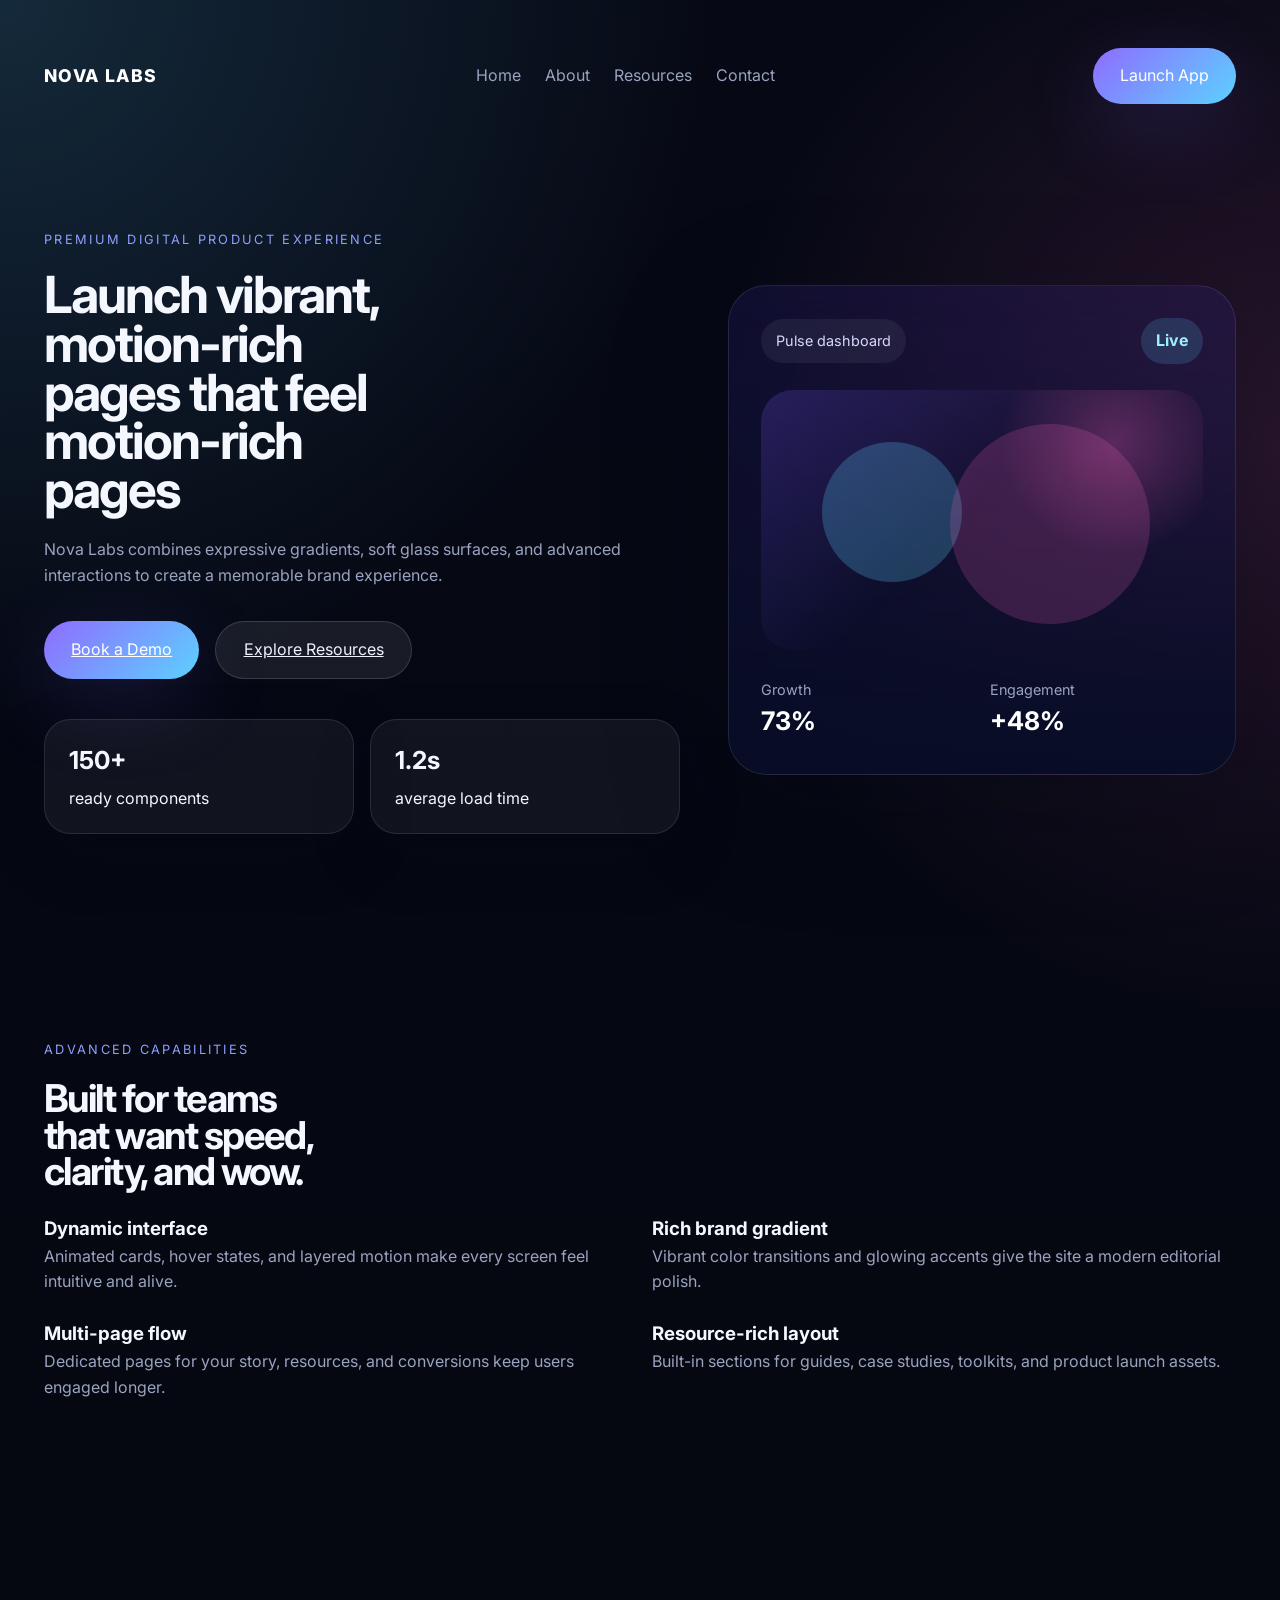
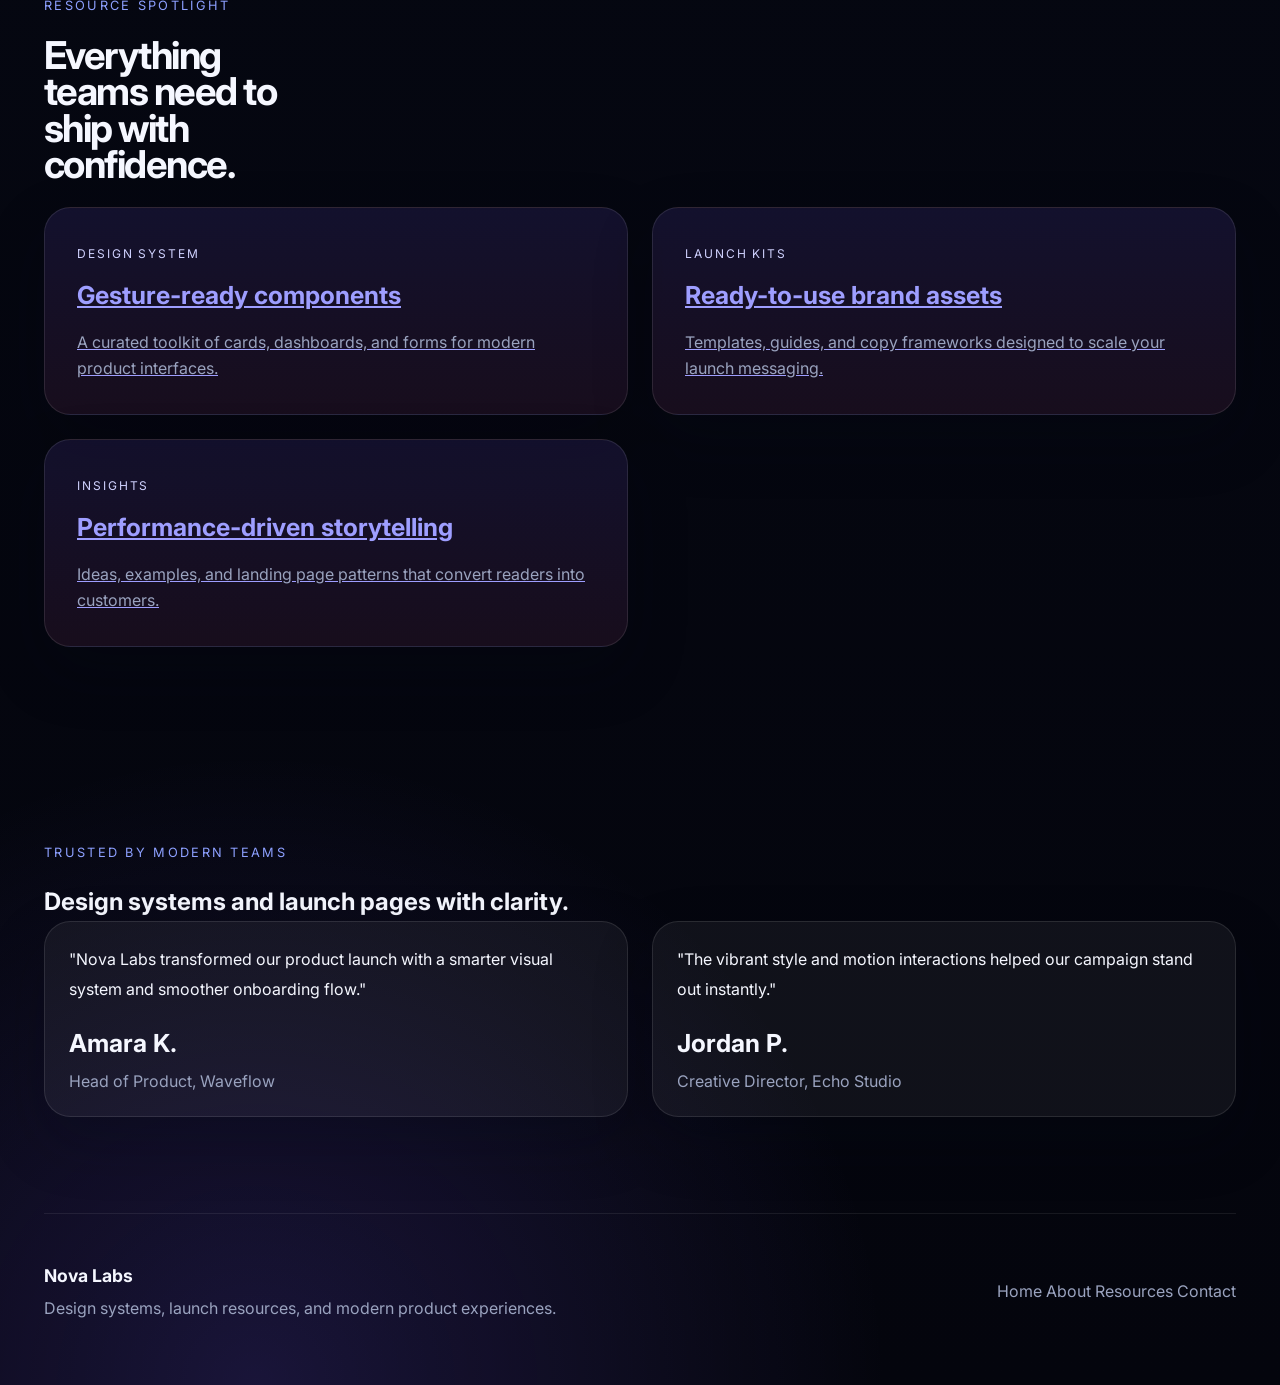
<file: index.html>
<!DOCTYPE html>
<html lang="en">
<head>
    <meta charset="UTF-8">
    <meta name="viewport" content="width=device-width, initial-scale=1.0">
    <title>Nova Labs • Modern Digital Product Experience</title>
    <meta name="description" content="A vibrant multi-page product experience with advanced design, resource sections, and motion-led interactions.">
    <link rel="stylesheet" href="styles.css">
</head>
<body>
    <div class="page-shell">
        <header class="topbar">
            <a class="brand" href="index.html">Nova Labs</a>
            <nav class="nav-links">
                <a href="index.html">Home</a>
                <a href="about.html">About</a>
                <a href="resources.html">Resources</a>
                <a href="contact.html">Contact</a>
            </nav>
            <button class="topbar-cta" id="topbarCta">Launch App</button>
        </header>

        <main>
            <section class="hero section" id="hero">
                <div class="hero-copy reveal">
                    <span class="eyebrow">Premium digital product experience</span>
                    <h1>Launch vibrant, motion-rich pages that feel high-end and effortless.</h1>
                    <p>Nova Labs combines expressive gradients, soft glass surfaces, and advanced interactions to create a memorable brand experience.</p>

                    <div class="hero-actions">
                        <a class="button button-primary" href="contact.html">Book a Demo</a>
                        <a class="button button-secondary" href="resources.html">Explore Resources</a>
                    </div>

                    <div class="hero-badges">
                        <div>
                            <strong>150+</strong>
                            <span>ready components</span>
                        </div>
                        <div>
                            <strong>1.2s</strong>
                            <span>average load time</span>
                        </div>
                    </div>
                </div>

                <div class="hero-visual reveal">
                    <div class="hero-screen">
                        <div class="hero-screen-top">
                            <span class="hero-pill">Pulse dashboard</span>
                            <div class="hero-chip">Live</div>
                        </div>
                        <div class="hero-hero-graph"></div>
                        <div class="hero-stat-grid">
                            <div>
                                <span>Growth</span>
                                <strong>73%</strong>
                            </div>
                            <div>
                                <span>Engagement</span>
                                <strong>+48%</strong>
                            </div>
                        </div>
                    </div>
                </div>
            </section>

            <section class="feature-snapshot section" id="features">
                <div class="section-intro reveal">
                    <span class="eyebrow">Advanced capabilities</span>
                    <h2>Built for teams that want speed, clarity, and wow.</h2>
                </div>

                <div class="feature-grid">
                    <article class="feature-card reveal">
                        <h3>Dynamic interface</h3>
                        <p>Animated cards, hover states, and layered motion make every screen feel intuitive and alive.</p>
                    </article>
                    <article class="feature-card reveal">
                        <h3>Rich brand gradient</h3>
                        <p>Vibrant color transitions and glowing accents give the site a modern editorial polish.</p>
                    </article>
                    <article class="feature-card reveal">
                        <h3>Multi-page flow</h3>
                        <p>Dedicated pages for your story, resources, and conversions keep users engaged longer.</p>
                    </article>
                    <article class="feature-card reveal">
                        <h3>Resource-rich layout</h3>
                        <p>Built-in sections for guides, case studies, toolkits, and product launch assets.</p>
                    </article>
                </div>
            </section>

            <section class="resource-preview section" id="preview">
                <div class="section-intro reveal">
                    <span class="eyebrow">Resource spotlight</span>
                    <h2>Everything teams need to ship with confidence.</h2>
                </div>

                <div class="resource-grid">
                    <a class="resource-card reveal" href="resources.html">
                        <span>Design system</span>
                        <h3>Gesture-ready components</h3>
                        <p>A curated toolkit of cards, dashboards, and forms for modern product interfaces.</p>
                    </a>
                    <a class="resource-card reveal" href="resources.html">
                        <span>Launch kits</span>
                        <h3>Ready-to-use brand assets</h3>
                        <p>Templates, guides, and copy frameworks designed to scale your launch messaging.</p>
                    </a>
                    <a class="resource-card reveal" href="resources.html">
                        <span>Insights</span>
                        <h3>Performance-driven storytelling</h3>
                        <p>Ideas, examples, and landing page patterns that convert readers into customers.</p>
                    </a>
                </div>
            </section>

            <section class="testimonials section">
                <div class="testimonials-shell reveal">
                    <span class="eyebrow">Trusted by modern teams</span>
                    <h2>Design systems and launch pages with clarity.</h2>
                    <div class="testimonial-cards">
                        <div class="testimonial-card reveal">
                            <p>"Nova Labs transformed our product launch with a smarter visual system and smoother onboarding flow."</p>
                            <strong>Amara K.</strong>
                            <span>Head of Product, Waveflow</span>
                        </div>
                        <div class="testimonial-card reveal">
                            <p>"The vibrant style and motion interactions helped our campaign stand out instantly."</p>
                            <strong>Jordan P.</strong>
                            <span>Creative Director, Echo Studio</span>
                        </div>
                    </div>
                </div>
            </section>
        </main>

        <footer class="footer reveal">
            <div>
                <strong>Nova Labs</strong>
                <span>Design systems, launch resources, and modern product experiences.</span>
            </div>
            <div class="footer-links">
                <a href="index.html">Home</a>
                <a href="about.html">About</a>
                <a href="resources.html">Resources</a>
                <a href="contact.html">Contact</a>
            </div>
        </footer>
    </div>

    <div class="background-glow"></div>
    <div class="background-grid"></div>

    <script src="script.js"></script>
</body>
</html>
</file>
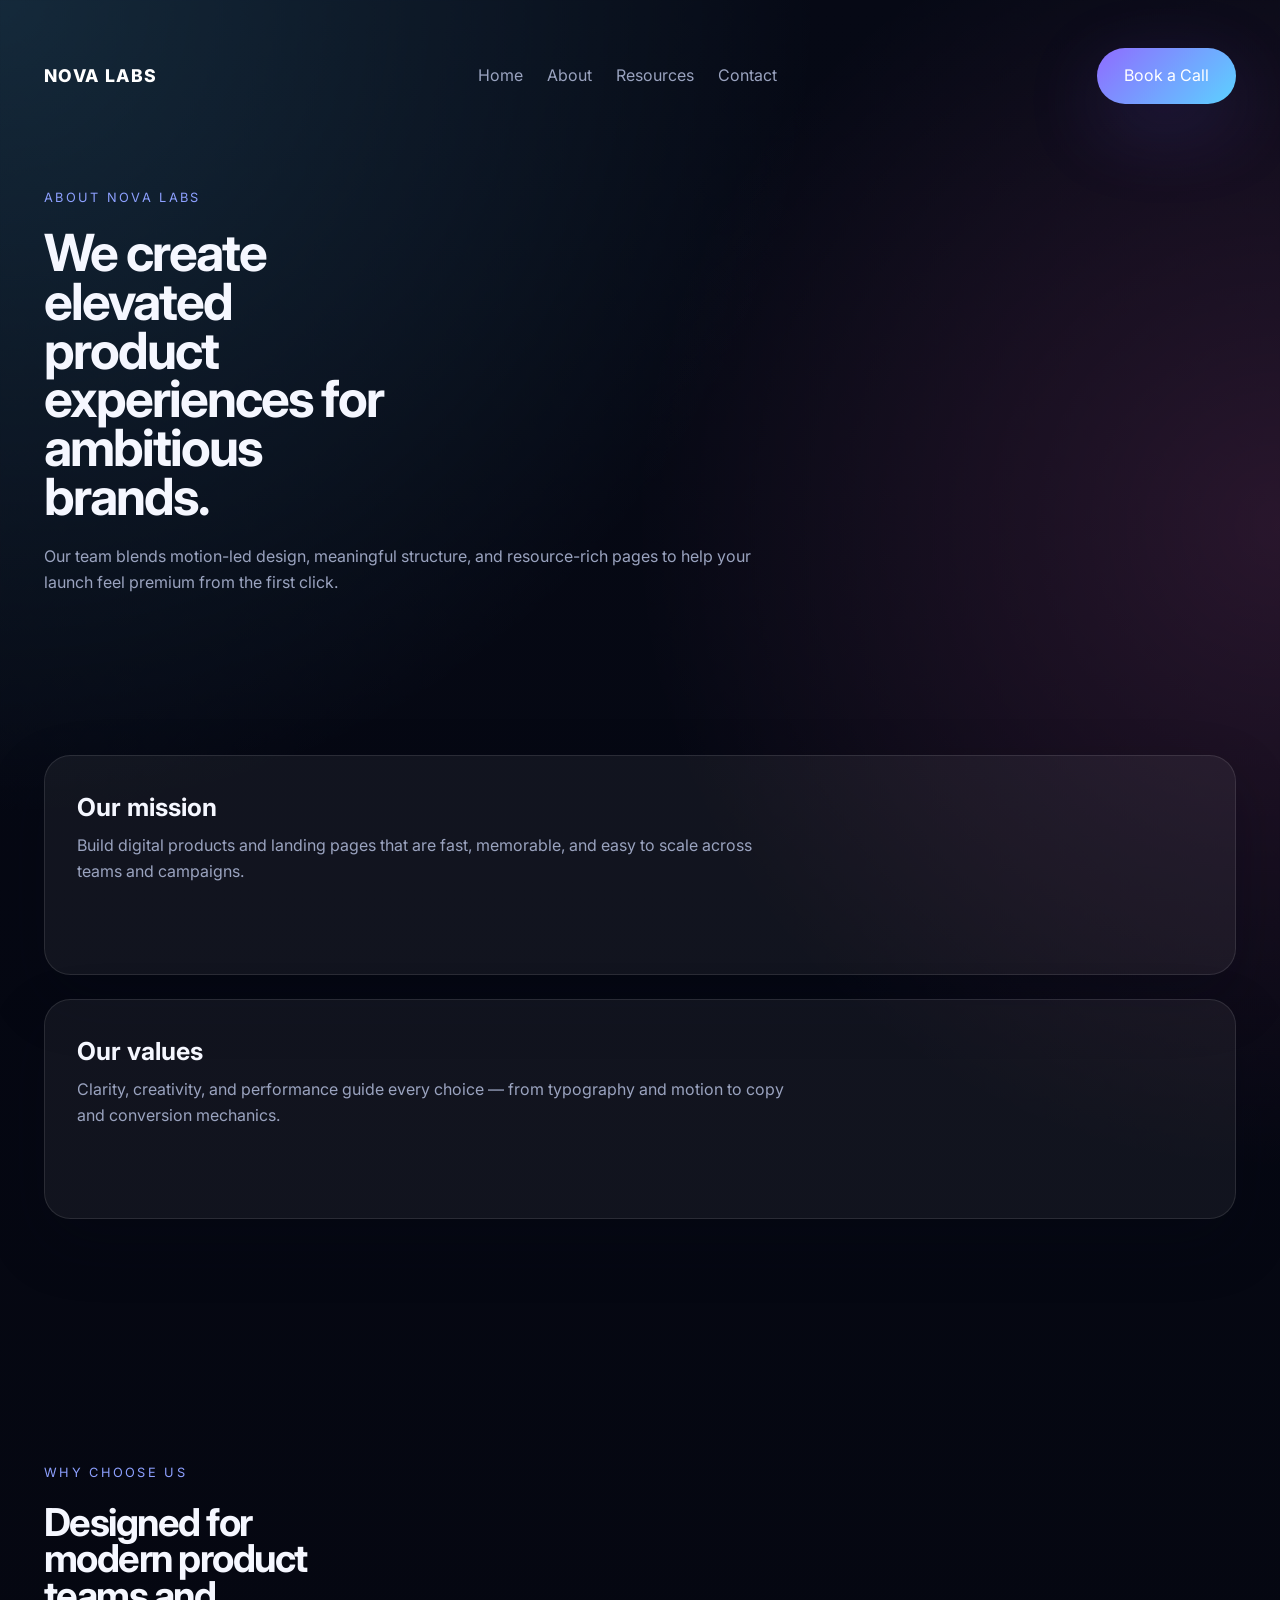
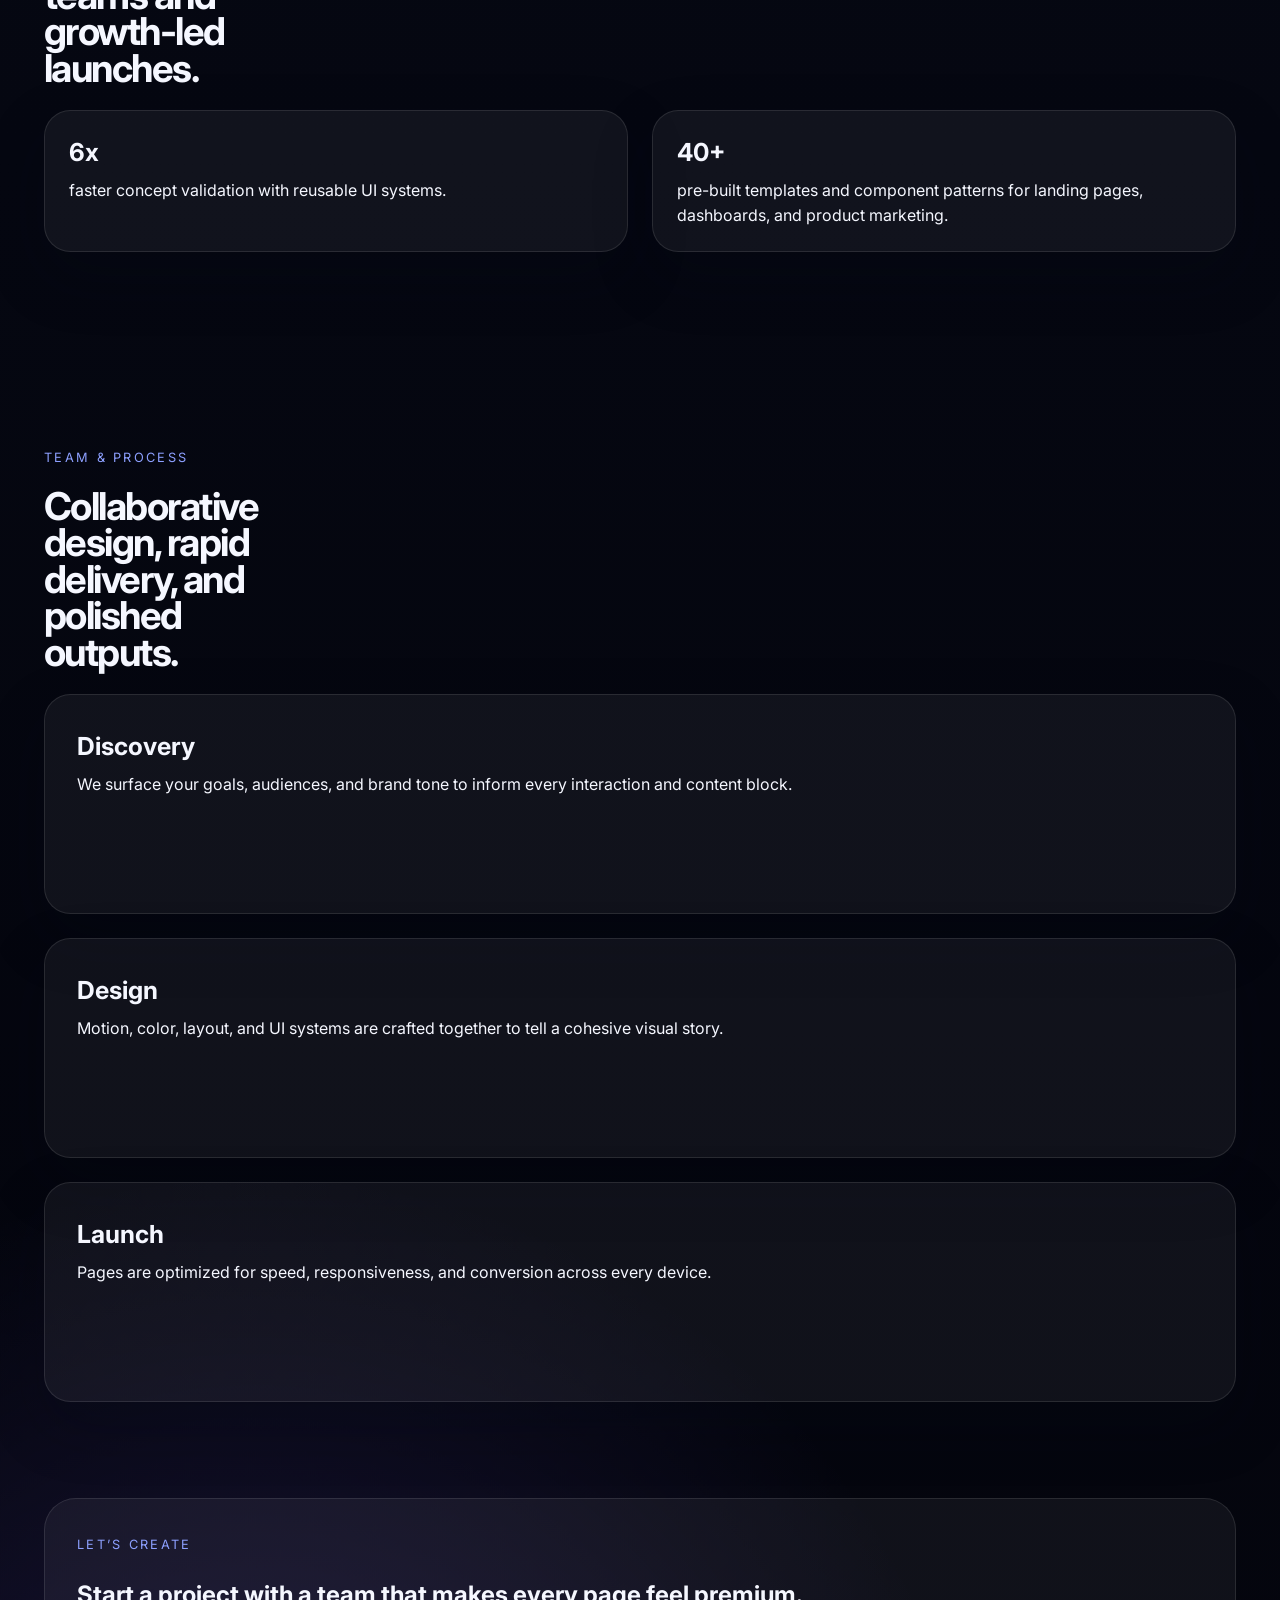
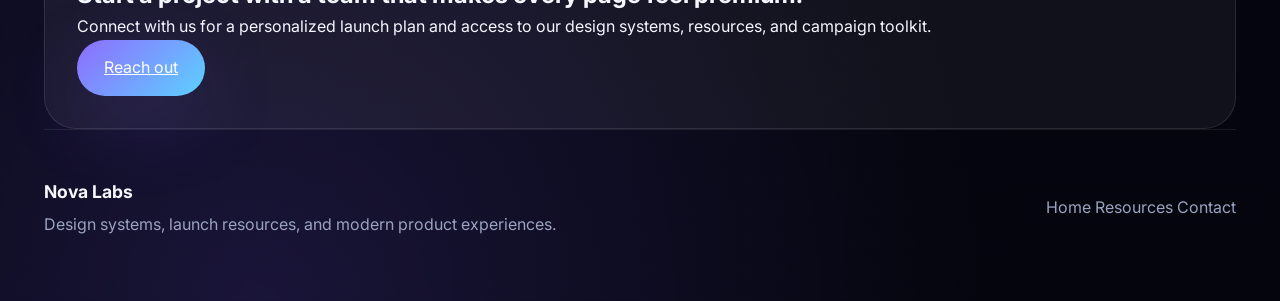
<file: about.html>
<!DOCTYPE html>
<html lang="en">
<head>
    <meta charset="UTF-8">
    <meta name="viewport" content="width=device-width, initial-scale=1.0">
    <title>About • Nova Labs</title>
    <meta name="description" content="About Nova Labs — our mission, team, and product design values for modern digital experiences.">
    <link rel="stylesheet" href="styles.css">
</head>
<body>
    <div class="page-shell">
        <header class="topbar">
            <a class="brand" href="index.html">Nova Labs</a>
            <nav class="nav-links">
                <a href="index.html">Home</a>
                <a href="about.html">About</a>
                <a href="resources.html">Resources</a>
                <a href="contact.html">Contact</a>
            </nav>
            <button class="topbar-cta" id="topbarCta">Book a Call</button>
        </header>

        <main>
            <section class="page-hero section page-hero reveal">
                <div>
                    <span class="eyebrow">About Nova Labs</span>
                    <h2>We create elevated product experiences for ambitious brands.</h2>
                    <p>Our team blends motion-led design, meaningful structure, and resource-rich pages to help your launch feel premium from the first click.</p>
                </div>
            </section>

            <section class="page-copy section reveal">
                <div class="page-grid">
                    <article class="page-card">
                        <strong>Our mission</strong>
                        <p>Build digital products and landing pages that are fast, memorable, and easy to scale across teams and campaigns.</p>
                    </article>
                    <article class="page-card">
                        <strong>Our values</strong>
                        <p>Clarity, creativity, and performance guide every choice — from typography and motion to copy and conversion mechanics.</p>
                    </article>
                </div>
            </section>

            <section class="section reveal">
                <div class="section-intro">
                    <span class="eyebrow">Why choose us</span>
                    <h2>Designed for modern product teams and growth-led launches.</h2>
                </div>

                <div class="quick-stats">
                    <div class="stat-card reveal">
                        <strong>6x</strong>
                        <p>faster concept validation with reusable UI systems.</p>
                    </div>
                    <div class="stat-card reveal">
                        <strong>40+</strong>
                        <p>pre-built templates and component patterns for landing pages, dashboards, and product marketing.</p>
                    </div>
                </div>
            </section>

            <section class="section reveal">
                <div class="section-intro">
                    <span class="eyebrow">Team & process</span>
                    <h2>Collaborative design, rapid delivery, and polished outputs.</h2>
                </div>

                <div class="page-grid">
                    <article class="page-card">
                        <strong>Discovery</strong>
                        <p>We surface your goals, audiences, and brand tone to inform every interaction and content block.</p>
                    </article>
                    <article class="page-card">
                        <strong>Design</strong>
                        <p>Motion, color, layout, and UI systems are crafted together to tell a cohesive visual story.</p>
                    </article>
                    <article class="page-card">
                        <strong>Launch</strong>
                        <p>Pages are optimized for speed, responsiveness, and conversion across every device.</p>
                    </article>
                </div>
            </section>

            <section class="section page-footer-cta reveal">
                <div>
                    <span class="eyebrow">Let’s create</span>
                    <h2>Start a project with a team that makes every page feel premium.</h2>
                    <p>Connect with us for a personalized launch plan and access to our design systems, resources, and campaign toolkit.</p>
                </div>
                <a class="button button-primary" href="contact.html">Reach out</a>
            </section>
        </main>

        <footer class="footer reveal">
            <div>
                <strong>Nova Labs</strong>
                <span>Design systems, launch resources, and modern product experiences.</span>
            </div>
            <div class="footer-links">
                <a href="index.html">Home</a>
                <a href="resources.html">Resources</a>
                <a href="contact.html">Contact</a>
            </div>
        </footer>
    </div>

    <div class="background-glow"></div>
    <div class="background-grid"></div>

    <script src="script.js"></script>
</body>
</html>
</file>
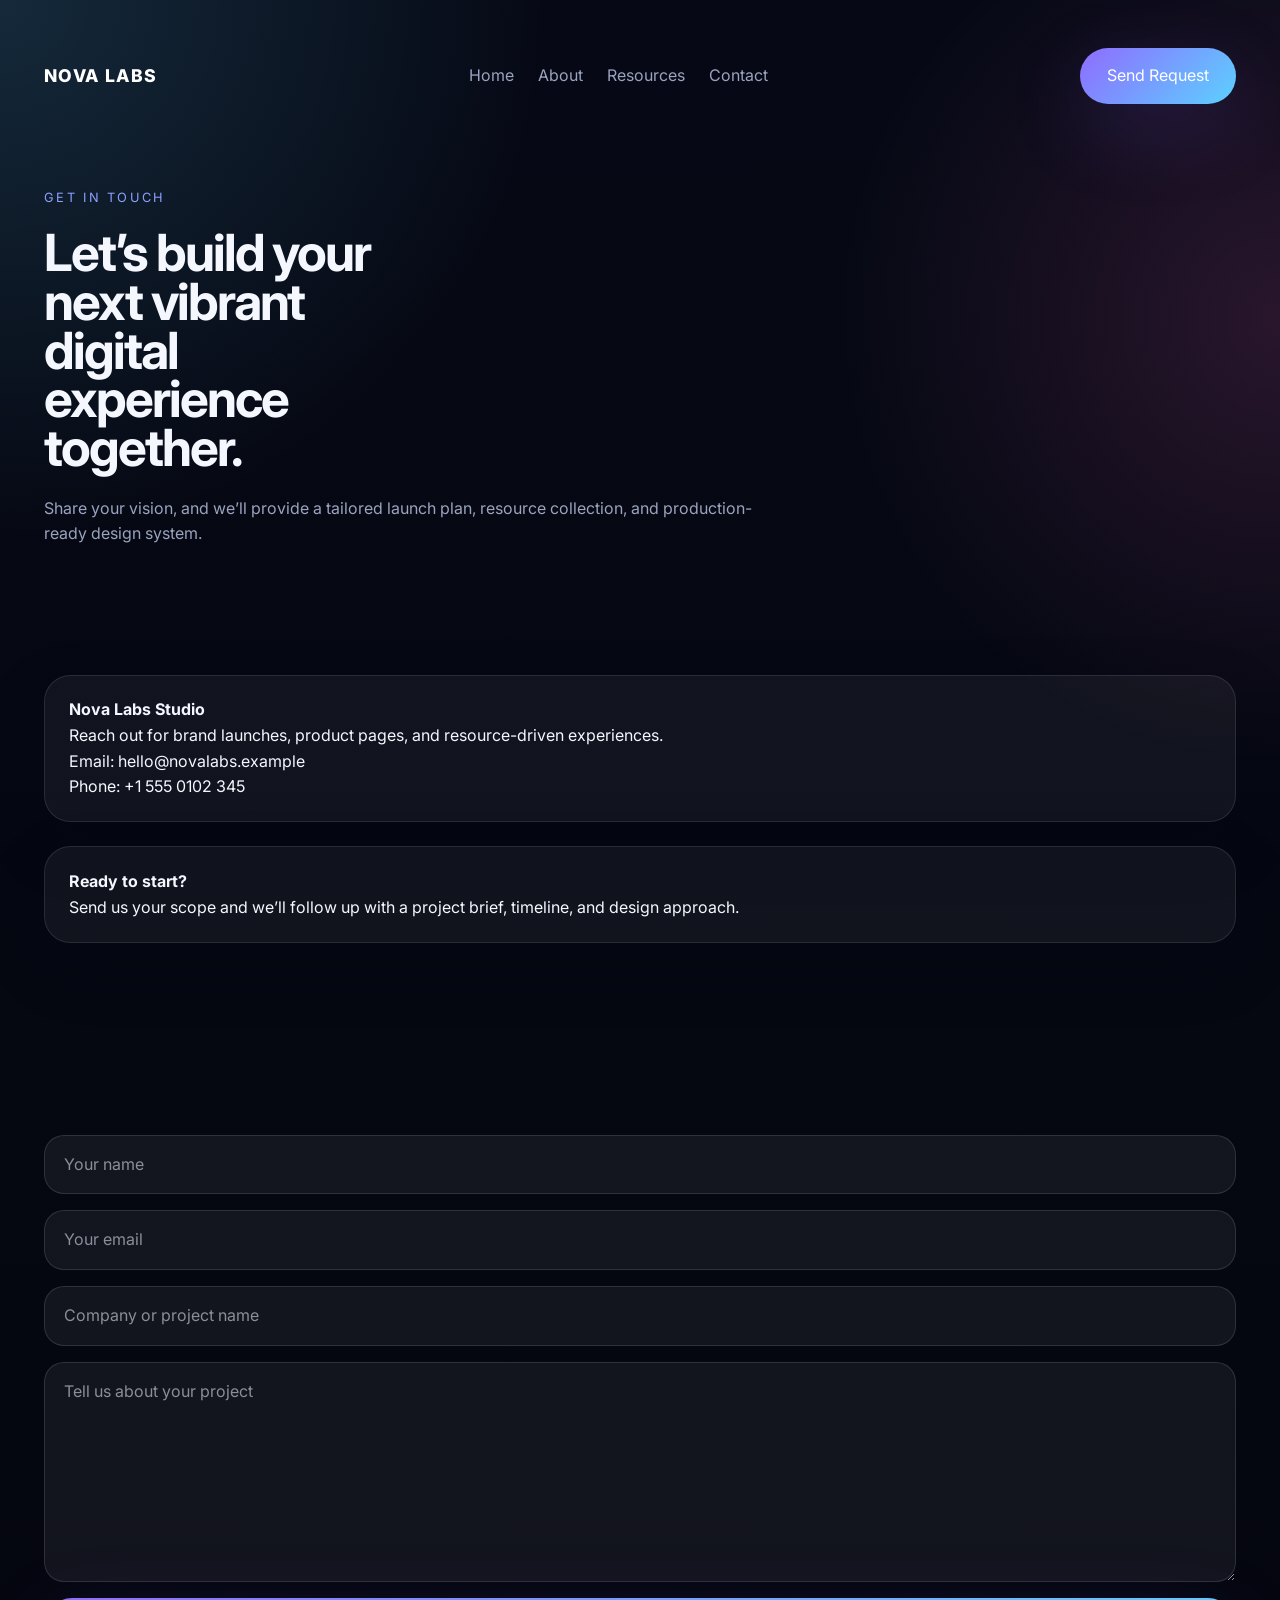
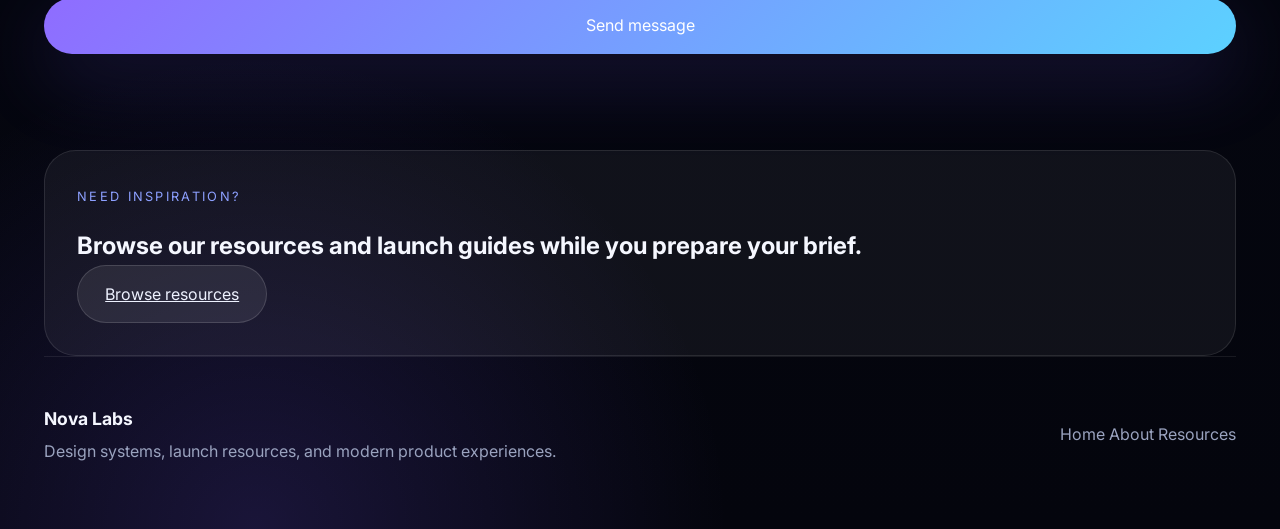
<file: contact.html>
<!DOCTYPE html>
<html lang="en">
<head>
    <meta charset="UTF-8">
    <meta name="viewport" content="width=device-width, initial-scale=1.0">
    <title>Contact • Nova Labs</title>
    <meta name="description" content="Contact Nova Labs for premium design systems, launch resources, and motion-led product pages.">
    <link rel="stylesheet" href="styles.css">
</head>
<body>
    <div class="page-shell">
        <header class="topbar">
            <a class="brand" href="index.html">Nova Labs</a>
            <nav class="nav-links">
                <a href="index.html">Home</a>
                <a href="about.html">About</a>
                <a href="resources.html">Resources</a>
                <a href="contact.html">Contact</a>
            </nav>
            <button class="topbar-cta" id="topbarCta">Send Request</button>
        </header>

        <main>
            <section class="page-hero section reveal">
                <div>
                    <span class="eyebrow">Get in touch</span>
                    <h2>Let’s build your next vibrant digital experience together.</h2>
                    <p>Share your vision, and we’ll provide a tailored launch plan, resource collection, and production-ready design system.</p>
                </div>
            </section>

            <section class="section reveal">
                <div class="page-grid">
                    <article class="contact-card reveal">
                        <strong>Nova Labs Studio</strong>
                        <p>Reach out for brand launches, product pages, and resource-driven experiences.</p>
                        <p>Email: hello@novalabs.example</p>
                        <p>Phone: +1 555 0102 345</p>
                    </article>
                    <article class="contact-card reveal">
                        <strong>Ready to start?</strong>
                        <p>Send us your scope and we’ll follow up with a project brief, timeline, and design approach.</p>
                    </article>
                </div>
            </section>

            <section class="section reveal">
                <form class="contact-form" id="contactForm">
                    <input type="text" name="name" placeholder="Your name" required>
                    <input type="email" name="email" placeholder="Your email" required>
                    <input type="text" name="company" placeholder="Company or project name">
                    <textarea name="message" placeholder="Tell us about your project" required></textarea>
                    <button type="submit" class="button button-primary">Send message</button>
                </form>
            </section>

            <section class="section page-footer-cta reveal">
                <div>
                    <span class="eyebrow">Need inspiration?</span>
                    <h2>Browse our resources and launch guides while you prepare your brief.</h2>
                </div>
                <a class="button button-secondary" href="resources.html">Browse resources</a>
            </section>
        </main>

        <footer class="footer reveal">
            <div>
                <strong>Nova Labs</strong>
                <span>Design systems, launch resources, and modern product experiences.</span>
            </div>
            <div class="footer-links">
                <a href="index.html">Home</a>
                <a href="about.html">About</a>
                <a href="resources.html">Resources</a>
            </div>
        </footer>
    </div>

    <div class="background-glow"></div>
    <div class="background-grid"></div>

    <script src="script.js"></script>
</body>
</html>
</file>
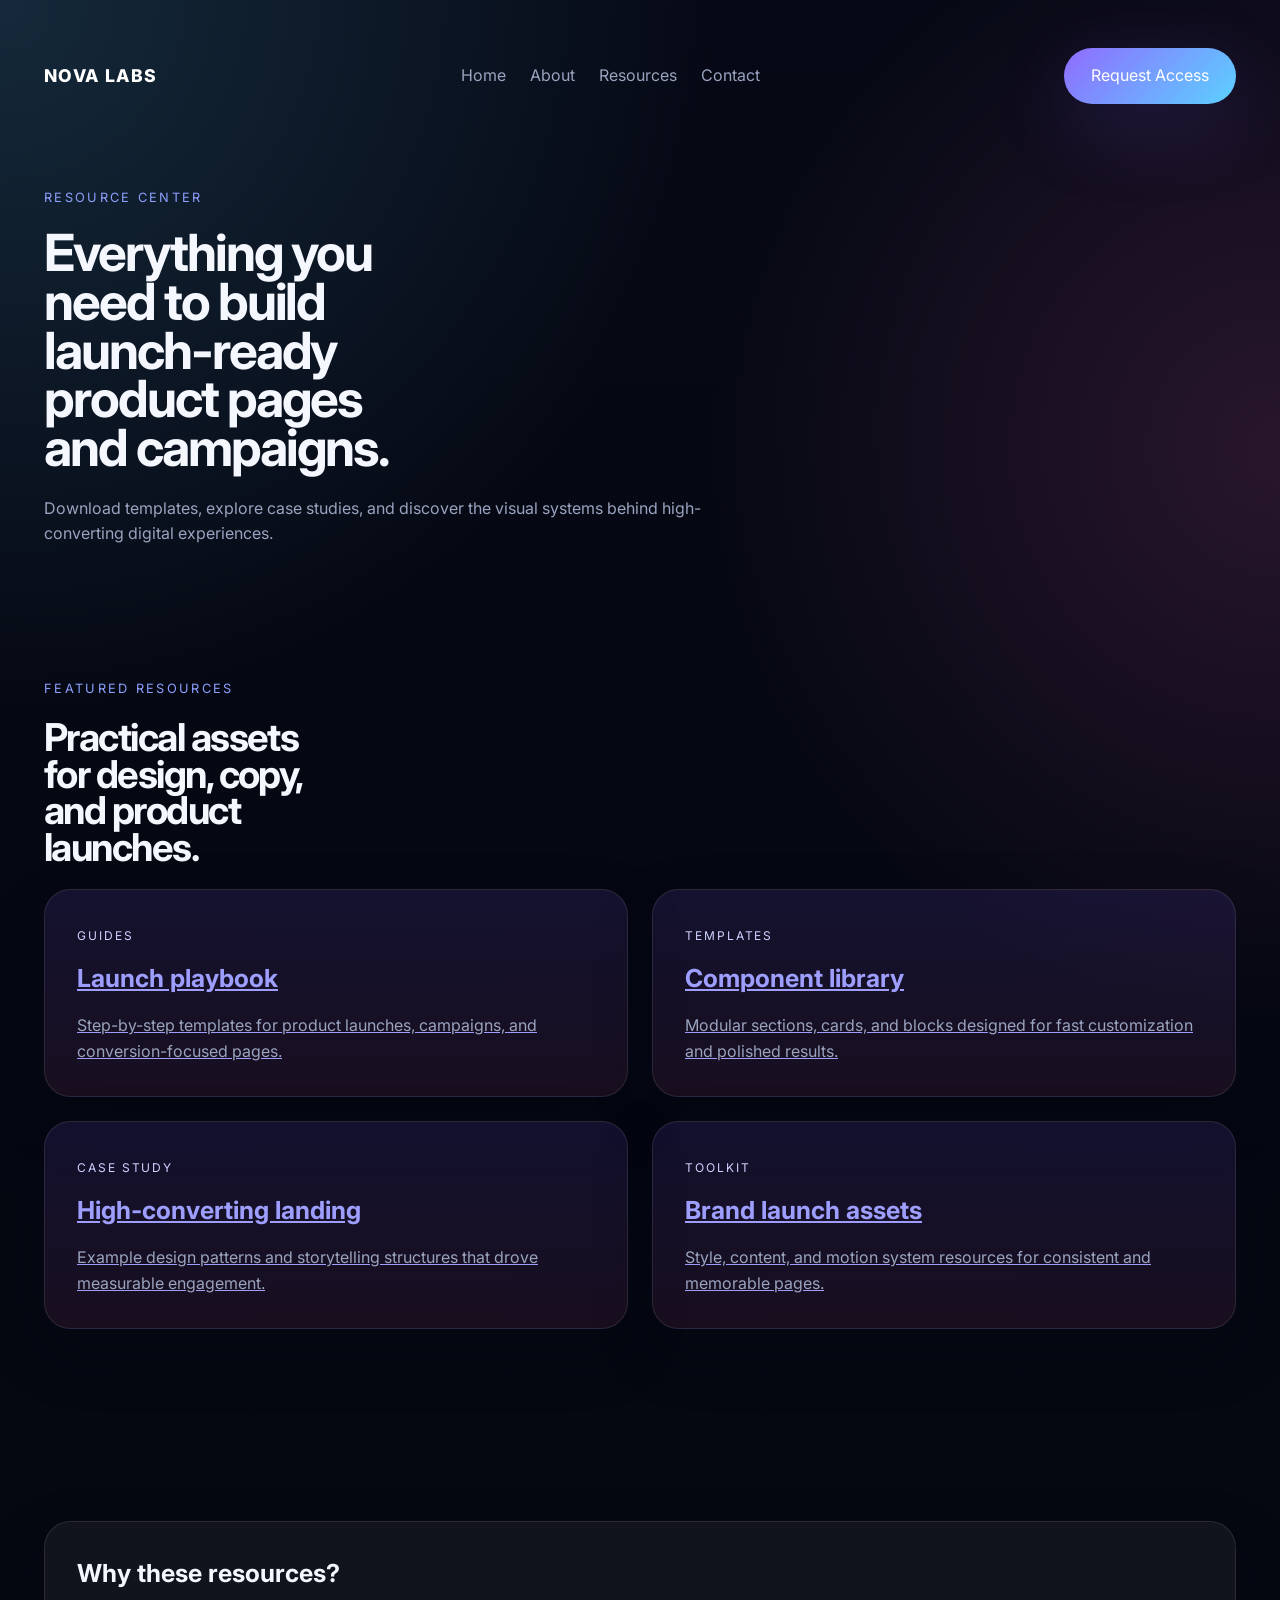
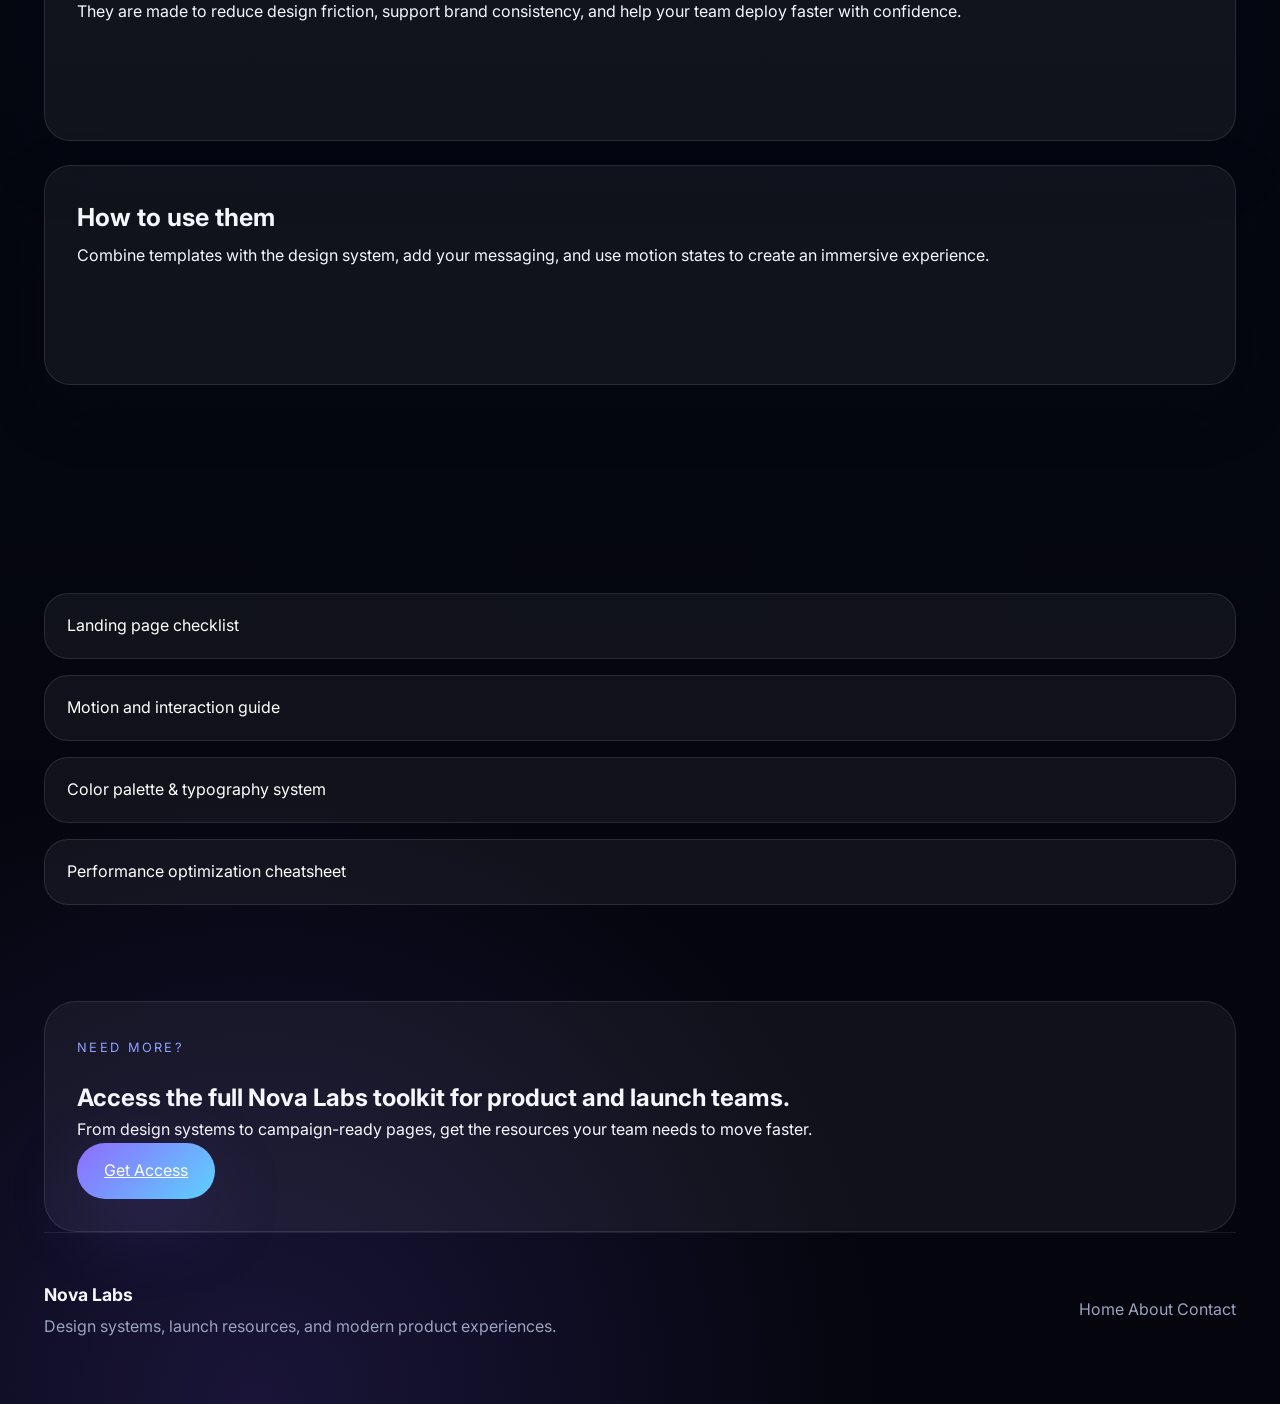
<file: resources.html>
<!DOCTYPE html>
<html lang="en">
<head>
    <meta charset="UTF-8">
    <meta name="viewport" content="width=device-width, initial-scale=1.0">
    <title>Resources • Nova Labs</title>
    <meta name="description" content="Explore Nova Labs resources, templates, case studies, and launch guides for modern digital products.">
    <link rel="stylesheet" href="styles.css">
</head>
<body>
    <div class="page-shell">
        <header class="topbar">
            <a class="brand" href="index.html">Nova Labs</a>
            <nav class="nav-links">
                <a href="index.html">Home</a>
                <a href="about.html">About</a>
                <a href="resources.html">Resources</a>
                <a href="contact.html">Contact</a>
            </nav>
            <button class="topbar-cta" id="topbarCta">Request Access</button>
        </header>

        <main>
            <section class="page-hero section reveal">
                <div>
                    <span class="eyebrow">Resource center</span>
                    <h2>Everything you need to build launch-ready product pages and campaigns.</h2>
                    <p>Download templates, explore case studies, and discover the visual systems behind high-converting digital experiences.</p>
                </div>
            </section>

            <section class="section reveal">
                <div class="section-intro">
                    <span class="eyebrow">Featured resources</span>
                    <h2>Practical assets for design, copy, and product launches.</h2>
                </div>

                <div class="resource-grid">
                    <a class="resource-card reveal" href="#">
                        <span>Guides</span>
                        <h3>Launch playbook</h3>
                        <p>Step-by-step templates for product launches, campaigns, and conversion-focused pages.</p>
                    </a>
                    <a class="resource-card reveal" href="#">
                        <span>Templates</span>
                        <h3>Component library</h3>
                        <p>Modular sections, cards, and blocks designed for fast customization and polished results.</p>
                    </a>
                    <a class="resource-card reveal" href="#">
                        <span>Case study</span>
                        <h3>High-converting landing</h3>
                        <p>Example design patterns and storytelling structures that drove measurable engagement.</p>
                    </a>
                    <a class="resource-card reveal" href="#">
                        <span>Toolkit</span>
                        <h3>Brand launch assets</h3>
                        <p>Style, content, and motion system resources for consistent and memorable pages.</p>
                    </a>
                </div>
            </section>

            <section class="section reveal">
                <div class="page-grid">
                    <article class="page-card">
                        <strong>Why these resources?</strong>
                        <p>They are made to reduce design friction, support brand consistency, and help your team deploy faster with confidence.</p>
                    </article>
                    <article class="page-card">
                        <strong>How to use them</strong>
                        <p>Combine templates with the design system, add your messaging, and use motion states to create an immersive experience.</p>
                    </article>
                </div>
            </section>

            <section class="section reveal">
                <div class="page-item-list">
                    <a href="#">Landing page checklist</a>
                    <a href="#">Motion and interaction guide</a>
                    <a href="#">Color palette & typography system</a>
                    <a href="#">Performance optimization cheatsheet</a>
                </div>
            </section>

            <section class="section page-footer-cta reveal">
                <div>
                    <span class="eyebrow">Need more?</span>
                    <h2>Access the full Nova Labs toolkit for product and launch teams.</h2>
                    <p>From design systems to campaign-ready pages, get the resources your team needs to move faster.</p>
                </div>
                <a class="button button-primary" href="contact.html">Get Access</a>
            </section>
        </main>

        <footer class="footer reveal">
            <div>
                <strong>Nova Labs</strong>
                <span>Design systems, launch resources, and modern product experiences.</span>
            </div>
            <div class="footer-links">
                <a href="index.html">Home</a>
                <a href="about.html">About</a>
                <a href="contact.html">Contact</a>
            </div>
        </footer>
    </div>

    <div class="background-glow"></div>
    <div class="background-grid"></div>

    <script src="script.js"></script>
</body>
</html>
</file>
<file: styles.css>
@import url("https://fonts.googleapis.com/css2?family=Inter:wght@400;500;600;700;800&display=swap");

:root {
    color-scheme: dark;
    font-family: "Inter", system-ui, sans-serif;
    font-size: 16px;
    line-height: 1.6;
    color: #eef2ff;
    background: #050713;
    --text: #f5f7ff;
    --surface: rgba(19, 24, 51, 0.94);
    --surface-soft: rgba(19, 24, 51, 0.78);
    --border: rgba(255, 255, 255, 0.1);
    --accent: #8f6cff;
    --accent-strong: #5cd1ff;
    --accent-extra: #ff67c2;
    --text-muted: #9aa3bf;
    --shadow: 0 35px 120px rgba(2, 6, 18, 0.25);
}

* {
    margin: 0;
    padding: 0;
    box-sizing: border-box;
}

html {
    scroll-behavior: smooth;
}

body {
    min-height: 100vh;
    background: radial-gradient(circle at top left, rgba(96, 210, 255, 0.16), transparent 22%),
        radial-gradient(circle at 100% 15%, rgba(255, 103, 194, 0.14), transparent 20%),
        radial-gradient(circle at 20% 100%, rgba(124, 92, 255, 0.18), transparent 20%),
        linear-gradient(180deg, #060915 0%, #04050d 100%);
    color: var(--text);
    overflow-x: hidden;
}

button,
a.button,
input,
textarea {
    font: inherit;
}

.page-shell {
    position: relative;
    max-width: 1240px;
    margin: 0 auto;
    padding: 2rem 1.5rem 4rem;
}

.topbar {
    display: flex;
    align-items: center;
    justify-content: space-between;
    gap: 1rem;
    padding: 1rem 0;
}

.brand {
    font-size: 1.1rem;
    font-weight: 800;
    letter-spacing: 0.08em;
    text-transform: uppercase;
    color: #fff;
    text-decoration: none;
}

.nav-links {
    display: flex;
    gap: 1.5rem;
    flex-wrap: wrap;
}

.nav-links a,
.footer-links a {
    color: var(--text-muted);
    text-decoration: none;
    transition: color 0.25s ease;
}

.nav-links a:hover,
.footer-links a:hover {
    color: #fff;
}

.topbar-cta,
.button {
    border: none;
    border-radius: 999px;
    cursor: pointer;
    display: inline-flex;
    align-items: center;
    justify-content: center;
    gap: 0.5rem;
    transition: transform 0.25s ease, box-shadow 0.25s ease, background 0.25s ease;
}

.topbar-cta,
.button-primary {
    padding: 0.95rem 1.7rem;
    background: linear-gradient(135deg, var(--accent), var(--accent-strong));
    color: #fff;
    box-shadow: 0 24px 80px rgba(124, 92, 255, 0.18);
}

.topbar-cta:hover,
.button-primary:hover {
    transform: translateY(-2px);
}

.button-secondary {
    padding: 0.95rem 1.7rem;
    color: #eef2ff;
    background: rgba(255, 255, 255, 0.08);
    border: 1px solid rgba(255, 255, 255, 0.14);
}

.section {
    position: relative;
    padding: 6rem 0;
}

.hero {
    display: grid;
    grid-template-columns: 1.25fr 1fr;
    align-items: center;
    gap: 3rem;
    min-height: calc(100vh - 5rem);
}

.eyebrow {
    display: inline-flex;
    align-items: center;
    gap: 0.65rem;
    color: #8da0ff;
    text-transform: uppercase;
    letter-spacing: 0.18em;
    font-size: 0.8rem;
    margin-bottom: 1.25rem;
}

.hero h1,
.section-intro h2,
.showcase-panel h2,
.newsletter-panel h2,
.page-hero h2 {
    font-size: clamp(2.8rem, 4vw, 4.5rem);
    line-height: 0.95;
    letter-spacing: -0.04em;
    margin-bottom: 1.5rem;
    max-width: 11ch;
}

.hero p,
.page-hero p,
.feature-card p,
.showcase-panel p,
.showcase-card p,
.newsletter-panel p,
.footer span,
.page-copy p {
    color: var(--text-muted);
    max-width: 45rem;
}

.hero-actions {
    display: flex;
    flex-wrap: wrap;
    gap: 1rem;
    margin: 2rem 0 2.5rem;
}

.hero-badges,
.quick-metrics {
    display: grid;
    grid-template-columns: repeat(2, minmax(0, 1fr));
    gap: 1rem;
}

.hero-badges div,
.quick-metrics div,
.stat-card,
.page-card,
.resource-card,
.testimonial-card,
.contact-card {
    padding: 1.35rem 1.5rem;
    border-radius: 1.65rem;
    background: rgba(255, 255, 255, 0.05);
    border: 1px solid rgba(255, 255, 255, 0.1);
    box-shadow: 0 24px 60px rgba(3, 8, 20, 0.24);
}

.hero-badges strong,
.page-card strong,
.stat-card strong,
.resource-card h3,
.testimonial-card strong {
    display: block;
    font-size: 1.55rem;
    margin-bottom: 0.32rem;
}

.hero-visual {
    display: grid;
    gap: 1.5rem;
    justify-items: center;
}

.hero-screen {
    width: min(520px, 100%);
    border-radius: 2.4rem;
    padding: 2rem;
    background: linear-gradient(180deg, rgba(59, 39, 171, 0.18), rgba(8, 13, 38, 0.95));
    border: 1px solid rgba(255, 255, 255, 0.1);
    box-shadow: var(--shadow);
    backdrop-filter: blur(18px);
}

.hero-screen-top {
    display: flex;
    align-items: center;
    justify-content: space-between;
    margin-bottom: 1.6rem;
}

.hero-pill {
    display: inline-flex;
    padding: 0.65rem 0.95rem;
    border-radius: 999px;
    background: rgba(255, 255, 255, 0.06);
    color: #d7d9ff;
    font-size: 0.9rem;
}

.hero-chip {
    padding: 0.65rem 0.95rem;
    border-radius: 999px;
    background: rgba(92, 209, 255, 0.16);
    color: #9df0ff;
    font-weight: 700;
}

.hero-hero-graph {
    height: 260px;
    border-radius: 2rem;
    background: radial-gradient(circle at 80% 20%, rgba(255, 103, 194, 0.28), transparent 28%),
        linear-gradient(135deg, rgba(124, 92, 255, 0.22), transparent 48%);
    position: relative;
    overflow: hidden;
}

.hero-hero-graph::before,
.hero-hero-graph::after {
    content: "";
    position: absolute;
    border-radius: 999px;
}

.hero-hero-graph::before {
    width: 140px;
    height: 140px;
    top: 20%;
    left: 14%;
    background: rgba(92, 209, 255, 0.24);
}

.hero-hero-graph::after {
    width: 200px;
    height: 200px;
    bottom: 10%;
    right: 12%;
    background: rgba(255, 103, 194, 0.18);
}

.hero-stat-grid {
    display: grid;
    grid-template-columns: repeat(2, minmax(0, 1fr));
    gap: 1rem;
    margin-top: 1.8rem;
}

.hero-stat-grid div span {
    display: block;
    color: var(--text-muted);
    font-size: 0.9rem;
}

.hero-stat-grid div strong {
    font-size: 1.6rem;
    color: #fff;
}

.section-intro h2 {
    font-size: clamp(2.4rem, 3vw, 3.4rem);
}

.feature-grid,
.resource-grid,
.testimonial-cards,
.quick-stats,
.page-grid {
    display: grid;
    gap: 1.5rem;
}

.feature-grid,
.resource-grid,
.quick-stats {
    grid-template-columns: repeat(2, minmax(0, 1fr));
}

.testimonial-cards {
    grid-template-columns: repeat(2, minmax(0, 1fr));
}

.resource-card,
.page-card,
.testimonial-card,
.contact-card {
    transition: transform 0.25s ease, border-color 0.25s ease, background 0.25s ease;
}

.resource-card:hover,
.page-card:hover,
.testimonial-card:hover,
.contact-card:hover {
    transform: translateY(-6px);
    border-color: rgba(124, 92, 255, 0.24);
    background: rgba(255, 255, 255, 0.08);
}

.resource-card {
    padding: 2rem;
    background: linear-gradient(180deg, rgba(124, 92, 255, 0.12), rgba(255, 103, 194, 0.08));
}

.resource-card span {
    color: #d0d2ff;
    text-transform: uppercase;
    letter-spacing: 0.16em;
    font-size: 0.75rem;
    margin-bottom: 0.85rem;
    display: inline-block;
}

.resource-card h3 {
    margin-bottom: 0.9rem;
}

.resource-card p {
    color: var(--text-muted);
}

.page-hero {
    padding: 4rem 0 2rem;
}

.page-copy {
    display: grid;
    gap: 1.7rem;
    margin: 2rem 0 3rem;
}

.page-card {
    padding: 2rem;
    min-height: 220px;
}

.page-card h3 {
    margin-bottom: 1rem;
}

.page-item-list {
    display: grid;
    gap: 1rem;
    padding-top: 1rem;
}

.page-item-list a {
    display: block;
    padding: 1.2rem 1.4rem;
    border-radius: 1.5rem;
    color: #fff;
    text-decoration: none;
    background: rgba(255, 255, 255, 0.05);
    border: 1px solid rgba(255, 255, 255, 0.1);
    transition: background 0.25s ease, transform 0.25s ease;
}

.page-item-list a:hover {
    background: rgba(124, 92, 255, 0.18);
    transform: translateY(-2px);
}

.page-footer-cta {
    padding: 2rem;
    border-radius: 2rem;
    background: rgba(255, 255, 255, 0.05);
    border: 1px solid rgba(255, 255, 255, 0.1);
}

.testimonial-card p {
    line-height: 1.9;
    margin-bottom: 1.2rem;
}

.testimonial-card span {
    color: var(--text-muted);
}

.newsletter-panel {
    grid-template-columns: 1fr auto;
    align-items: center;
    justify-content: space-between;
    gap: 2rem;
    padding: 2.2rem 2.4rem;
    border-radius: 2rem;
    background: rgba(255, 255, 255, 0.05);
    border: 1px solid rgba(255, 255, 255, 0.1);
    box-shadow: 0 30px 80px rgba(12, 20, 44, 0.2);
}

.newsletter-form,
.contact-form {
    display: grid;
    gap: 1rem;
}

.newsletter-form {
    grid-template-columns: 1fr auto;
}

.newsletter-form input,
.contact-form input,
.contact-form textarea {
    width: 100%;
    padding: 1rem 1.2rem;
    border-radius: 1.25rem;
    border: 1px solid rgba(255, 255, 255, 0.12);
    background: rgba(255, 255, 255, 0.06);
    color: #eef2ff;
}

.contact-form textarea {
    min-height: 220px;
    resize: vertical;
}

.newsletter-form input::placeholder,
.contact-form input::placeholder,
.contact-form textarea::placeholder {
    color: rgba(238, 242, 255, 0.55);
}

.footer {
    display: flex;
    align-items: center;
    justify-content: space-between;
    gap: 2rem;
    padding-top: 3rem;
    border-top: 1px solid rgba(255, 255, 255, 0.08);
}

.footer strong {
    display: block;
    font-size: 1.1rem;
    margin-bottom: 0.35rem;
}

.background-glow,
.background-grid {
    position: fixed;
    inset: 0;
    pointer-events: none;
    z-index: -1;
}

.background-glow {
    background: radial-gradient(circle at 20% 20%, rgba(124, 92, 255, 0.22), transparent 24%),
        radial-gradient(circle at 80% 15%, rgba(92, 209, 255, 0.16), transparent 20%),
        radial-gradient(circle at 50% 85%, rgba(255, 103, 194, 0.16), transparent 24%);
    filter: blur(35px);
}

.background-grid {
    background-image: linear-gradient(rgba(255,255,255,0.04) 1px, transparent 1px),
        linear-gradient(90deg, rgba(255,255,255,0.03) 1px, transparent 1px);
    background-size: 170px 170px;
    opacity: 0.12;
}

.reveal {
    opacity: 0;
    transform: translateY(24px);
    transition: opacity 0.8s ease, transform 0.8s ease;
}

.reveal.visible {
    opacity: 1;
    transform: translateY(0);
}

@media (max-width: 980px) {
    .hero,
    .showcase-layout,
    .newsletter-panel,
    .footer,
    .page-grid,
    .resource-grid,
    .feature-grid,
    .quick-stats,
    .testimonial-cards {
        grid-template-columns: 1fr;
    }

    .hero h1,
    .page-hero h2 {
        font-size: clamp(2.4rem, 7vw, 3.6rem);
    }

    .newsletter-form {
        grid-template-columns: 1fr;
    }
}

@media (max-width: 680px) {
    .page-shell {
        padding: 1.4rem 1rem 3rem;
    }

    .topbar {
        flex-direction: column;
        align-items: flex-start;
    }

    .nav-links {
        gap: 1rem;
    }

    .hero {
        gap: 2rem;
    }

    .hero-badges,
    .quick-metrics {
        grid-template-columns: 1fr;
    }
}
</file>
